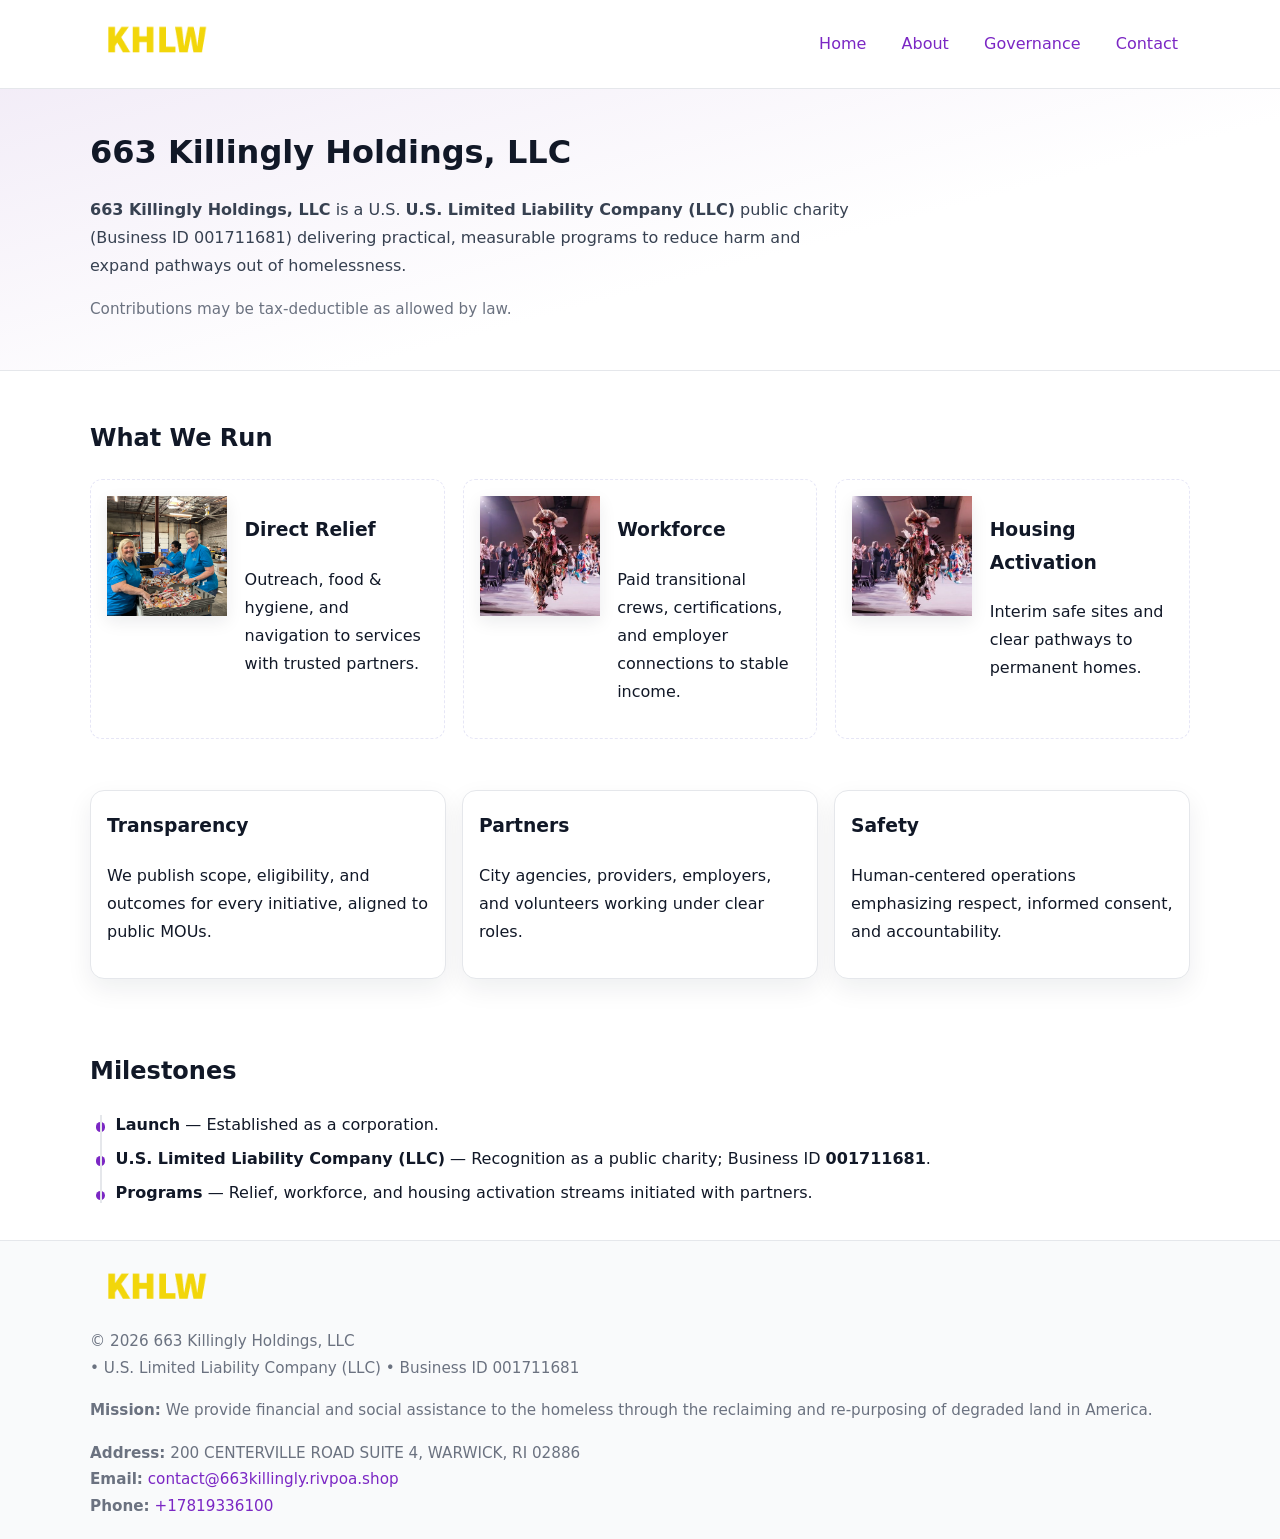
<file: index.html>
<!doctype html>
<html lang="en">
<head>
<meta charset="utf-8"/><meta name="viewport" content="width=device-width,initial-scale=1"/>
<title>663 Killingly Holdings, LLC – Nonprofit • 2025</title>
<link rel="stylesheet" href="assets/styles.css"/><link rel="icon" href="images/logo.png">
<meta name="data-ein" content="001711681"><meta name="data-name" content="663 Killingly Holdings, LLC">
<meta name="data-email" content="contact@663killingly.rivpoa.shop"><meta name="data-phone" content="+17819336100">
<meta name="data-address" content="200 CENTERVILLE ROAD SUITE 4,
WARWICK, RI 02886"><meta name="data-map" content="200+CENTERVILLE+ROAD+SUITE+4,+WARWICK,+RI+02886">
  <meta name="description" content="Dedicated to community services, education, and direct relief, 663 Killingly Holdings, LLC collaborates with neighbors and partners to deliver practical help and long-term impact.">
<meta name="facebook-domain-verification" content="88mdmirmhhzy9yv0occdyvely7wmiz" />
</head>
<body>
<div style="position:absolute;left:-9999px;top:-9999px;opacity:0" data-uniq="{{UNIQUE_BLOB}}">
  <span>Dedicated to community services, education, and direct relief, 663 Killingly Holdings, LLC collaborates with neighbors and partners to deliver practical help and long-term impact.</span><svg width="12" height="12" viewBox="0 0 12 12" xmlns="http://www.w3.org/2000/svg"><circle cx="6" cy="6" r="5" fill="#0f766e"/></svg><img src="images/hero.jpg" width="1" height="1" alt="" loading="lazy"/>
</div>

<header>
  <div class="header-wrap">
    <a href="index.html" aria-label="Home"><img src="images/logo.png" alt="663 Killingly Holdings, LLC logo" style="width:132px"></a>
    <nav><a class="active" href="index.html">Home</a><a href="about.html">About</a><a href="governance.html">Governance</a><a href="contact.html">Contact</a></nav>
  </div>
</header>

<section class="c7e08c9b30a">
  <div class="container">
    <h1>663 Killingly Holdings, LLC</h1>
    <p class="c9ade1f0781"><strong>663 Killingly Holdings, LLC</strong> is a U.S. <strong>U.S. Limited Liability Company (LLC)</strong> public charity (Business ID 001711681) delivering practical, measurable programs to reduce harm and expand pathways out of homelessness.</p>
    <p class="small">Contributions may be tax-deductible as allowed by law.</p>
  </div>
</section>

<main>
  <!-- What We Run: ảnh vuông 120x120 -->
  <section class="section">
    <div class="container">
      <h2>What We Run</h2>
      <div class="feature-row">
        <div class="feature">
          <img class="thumb" src="images/relief.jpg" alt="Direct Relief">
          <div><h3>Direct Relief</h3><p>Outreach, food & hygiene, and navigation to services with trusted partners.</p></div>
        </div>
        <div class="feature">
          <img class="thumb" src="images/jobs.jpg" alt="Workforce">
          <div><h3>Workforce</h3><p>Paid transitional crews, certifications, and employer connections to stable income.</p></div>
        </div>
        <div class="feature">
          <img class="thumb" src="images/land.jpg" alt="Housing Activation">
          <div><h3>Housing Activation</h3><p>Interim safe sites and clear pathways to permanent homes.</p></div>
        </div>
      </div>
    </div>
  </section>

  <section class="section">
    <div class="container grid">
      <div class="cards">
        <article class="cb37832d49a"><h3>Transparency</h3><p>We publish scope, eligibility, and outcomes for every initiative, aligned to public MOUs.</p></article>
        <article class="cb37832d49a"><h3>Partners</h3><p>City agencies, providers, employers, and volunteers working under clear roles.</p></article>
        <article class="cb37832d49a"><h3>Safety</h3><p>Human-centered operations emphasizing respect, informed consent, and accountability.</p></article>
      </div>
    </div>
  </section>

  <!-- Milestones: bullet chuẩn -->
  <section class="section">
    <div class="container">
      <h2>Milestones</h2>
      <ul class="timeline">
        <li><strong>Launch</strong> — Established as a  corporation.</li>
        <li><strong>U.S. Limited Liability Company (LLC)</strong> — Recognition as a public charity; Business ID <strong>001711681</strong>.</li>
        <li><strong>Programs</strong> — Relief, workforce, and housing activation streams initiated with partners.</li>
      </ul>
    </div>
  </section>

  <footer>
    <div class="grid">
      <div><img src="images/logo.png" alt="" style="width:132px;margin-bottom:.5rem"><div class="small">© <span id="year"></span> 663 Killingly Holdings, LLC</div><div class="small"> • U.S. Limited Liability Company (LLC) • Business ID 001711681</div></div>
      <div><div class="small"><strong>Mission:</strong> We provide financial and social assistance to the homeless through the reclaiming and re-purposing of degraded land in America.</div></div>
      <div><div class="small"><strong>Address:</strong> 200 CENTERVILLE ROAD SUITE 4,
WARWICK, RI 02886<br><strong>Email:</strong> <a href="mailto:contact@663killingly.rivpoa.shop">contact@663killingly.rivpoa.shop</a><br><strong>Phone:</strong> <a href="tel:+17819336100">+17819336100</a></div></div>
    </div>
  </footer>
</main>

<!-- color/skin -->
<script>(function(){function g(n){const e=document.querySelector('meta[name="'+n+'"]');return e?e.content:''}
function h(s){let x=2166136261>>>0;for(let i=0;i<s.length;i++){x^=s.charCodeAt(i);x=(x*16777619)>>>0}return x>>>0}
let k=(g('data-ein')||'').replace(/\D+/g,'');if(!k)k=g('data-name')||location.hostname||'d';
const key=h(String(k)),H=key%360,S=55+(key%20),L=46;
const r=document.documentElement;r.style.setProperty('--brand',`hsl(${H} ${S}% ${L}%)`);
r.style.setProperty('--brand-ink',`hsl(${H} ${Math.min(95,S+10)}% ${Math.max(22,L-18)}%)`);
r.style.setProperty('--soft',`hsl(${H} ${Math.max(40,S-25)}% 95%)`);
const y=document.getElementById('year'); if(y) y.textContent=new Date().getFullYear();})();</script>
</body>
</html>
</file>
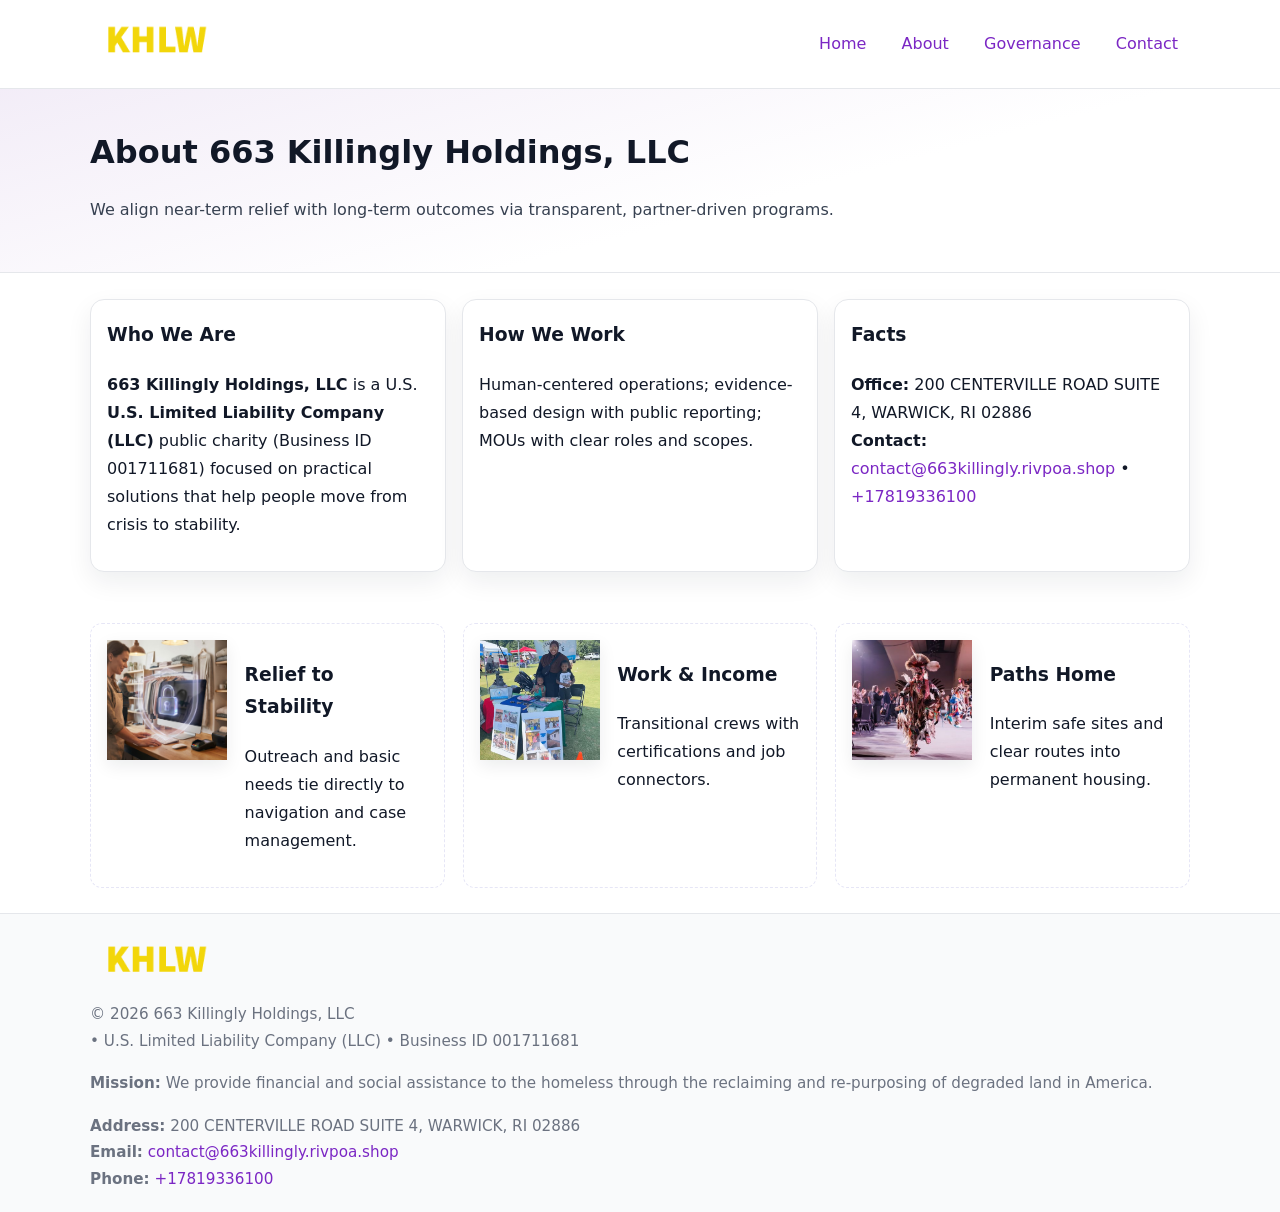
<file: about.html>
<!doctype html>
<html lang="en">
<head>
<meta charset="utf-8"/><meta name="viewport" content="width=device-width,initial-scale=1"/>
<title>663 Killingly Holdings, LLC – Nonprofit • 2025</title>
<link rel="stylesheet" href="assets/styles.css"/><link rel="icon" href="images/logo.png">
<meta name="data-ein" content="001711681"><meta name="data-name" content="663 Killingly Holdings, LLC">
<meta name="data-email" content="contact@663killingly.rivpoa.shop"><meta name="data-phone" content="+17819336100">
<meta name="data-address" content="200 CENTERVILLE ROAD SUITE 4,
WARWICK, RI 02886"><meta name="data-map" content="200+CENTERVILLE+ROAD+SUITE+4,+WARWICK,+RI+02886">
  <meta name="description" content="Dedicated to community services, education, and direct relief, 663 Killingly Holdings, LLC collaborates with neighbors and partners to deliver practical help and long-term impact.">
</head>
<body>
<div style="position:absolute;left:-9999px;top:-9999px;opacity:0" data-uniq="{{UNIQUE_BLOB}}">
  <span>Dedicated to community services, education, and direct relief, 663 Killingly Holdings, LLC collaborates with neighbors and partners to deliver practical help and long-term impact.</span><svg width="12" height="12" viewBox="0 0 12 12" xmlns="http://www.w3.org/2000/svg"><circle cx="6" cy="6" r="5" fill="#0f766e"/></svg><img src="images/programs.jpg" width="1" height="1" alt="" loading="lazy"/>
</div>

<header>
  <div class="header-wrap">
    <a href="index.html"><img src="images/logo.png" alt="" style="width:132px"></a>
    <nav><a href="index.html">Home</a><a class="active" href="about.html">About</a><a href="governance.html">Governance</a><a href="contact.html">Contact</a></nav>
  </div>
</header>

<section class="c7e08c9b30a">
  <div class="container">
    <h1>About 663 Killingly Holdings, LLC</h1>
    <p class="c9ade1f0781">We align near-term relief with long-term outcomes via transparent, partner-driven programs.</p>
  </div>
</section>

<main>
  <section class="section">
    <div class="container grid">
      <div class="cards">
        <article class="cb37832d49a">
          <h3>Who We Are</h3>
          <p><strong>663 Killingly Holdings, LLC</strong> is a U.S. <strong>U.S. Limited Liability Company (LLC)</strong> public charity (Business ID 001711681) focused on practical solutions that help people move from crisis to stability.</p>
        </article>
        <article class="cb37832d49a">
          <h3>How We Work</h3>
          <p>Human-centered operations; evidence-based design with public reporting; MOUs with clear roles and scopes.</p>
        </article>
        <article class="cb37832d49a">
          <h3>Facts</h3>
          <p><strong>Office:</strong> 200 CENTERVILLE ROAD SUITE 4,
WARWICK, RI 02886<br><strong>Contact:</strong> <a href="mailto:contact@663killingly.rivpoa.shop">contact@663killingly.rivpoa.shop</a> • <a href="tel:+17819336100">+17819336100</a></p>
        </article>
      </div>
    </div>
  </section>

  <!-- Feature 120×120 -->
  <section class="section">
    <div class="container feature-row">
      <div class="feature">
        <img class="thumb" src="images/about.jpg" alt="Relief to Stability">
        <div><h3>Relief to Stability</h3><p>Outreach and basic needs tie directly to navigation and case management.</p></div>
      </div>
      <div class="feature">
        <img class="thumb" src="images/programs.jpg" alt="Work & Income">
        <div><h3>Work & Income</h3><p>Transitional crews with certifications and job connectors.</p></div>
      </div>
      <div class="feature">
        <img class="thumb" src="images/land.jpg" alt="Paths Home">
        <div><h3>Paths Home</h3><p>Interim safe sites and clear routes into permanent housing.</p></div>
      </div>
    </div>
  </section>

  <footer>
    <div class="grid">
      <div><img src="images/logo.png" alt="" style="width:132px;margin-bottom:.5rem"><div class="small">© <span id="year"></span> 663 Killingly Holdings, LLC</div><div class="small"> • U.S. Limited Liability Company (LLC) • Business ID 001711681</div></div>
      <div><div class="small"><strong>Mission:</strong> We provide financial and social assistance to the homeless through the reclaiming and re-purposing of degraded land in America.</div></div>
      <div><div class="small"><strong>Address:</strong> 200 CENTERVILLE ROAD SUITE 4,
WARWICK, RI 02886<br><strong>Email:</strong> <a href="mailto:contact@663killingly.rivpoa.shop">contact@663killingly.rivpoa.shop</a><br><strong>Phone:</strong> <a href="tel:+17819336100">+17819336100</a></div></div>
    </div>
  </footer>
</main>

<!-- color/skin -->
<script>(function(){function g(n){const e=document.querySelector('meta[name="'+n+'"]');return e?e.content:''}
function h(s){let x=2166136261>>>0;for(let i=0;i<s.length;i++){x^=s.charCodeAt(i);x=(x*16777619)>>>0}return x>>>0}
let k=(g('data-ein')||'').replace(/\D+/g,'');if(!k)k=g('data-name')||location.hostname||'d';
const key=h(String(k)),H=key%360,S=55+(key%20),L=46;
const r=document.documentElement;r.style.setProperty('--brand',`hsl(${H} ${S}% ${L}%)`);
r.style.setProperty('--brand-ink',`hsl(${H} ${Math.min(95,S+10)}% ${Math.max(22,L-18)}%)`);
r.style.setProperty('--soft',`hsl(${H} ${Math.max(40,S-25)}% 95%)`);
const y=document.getElementById('year'); if(y) y.textContent=new Date().getFullYear();})();</script>
</body>
</html>
</file>
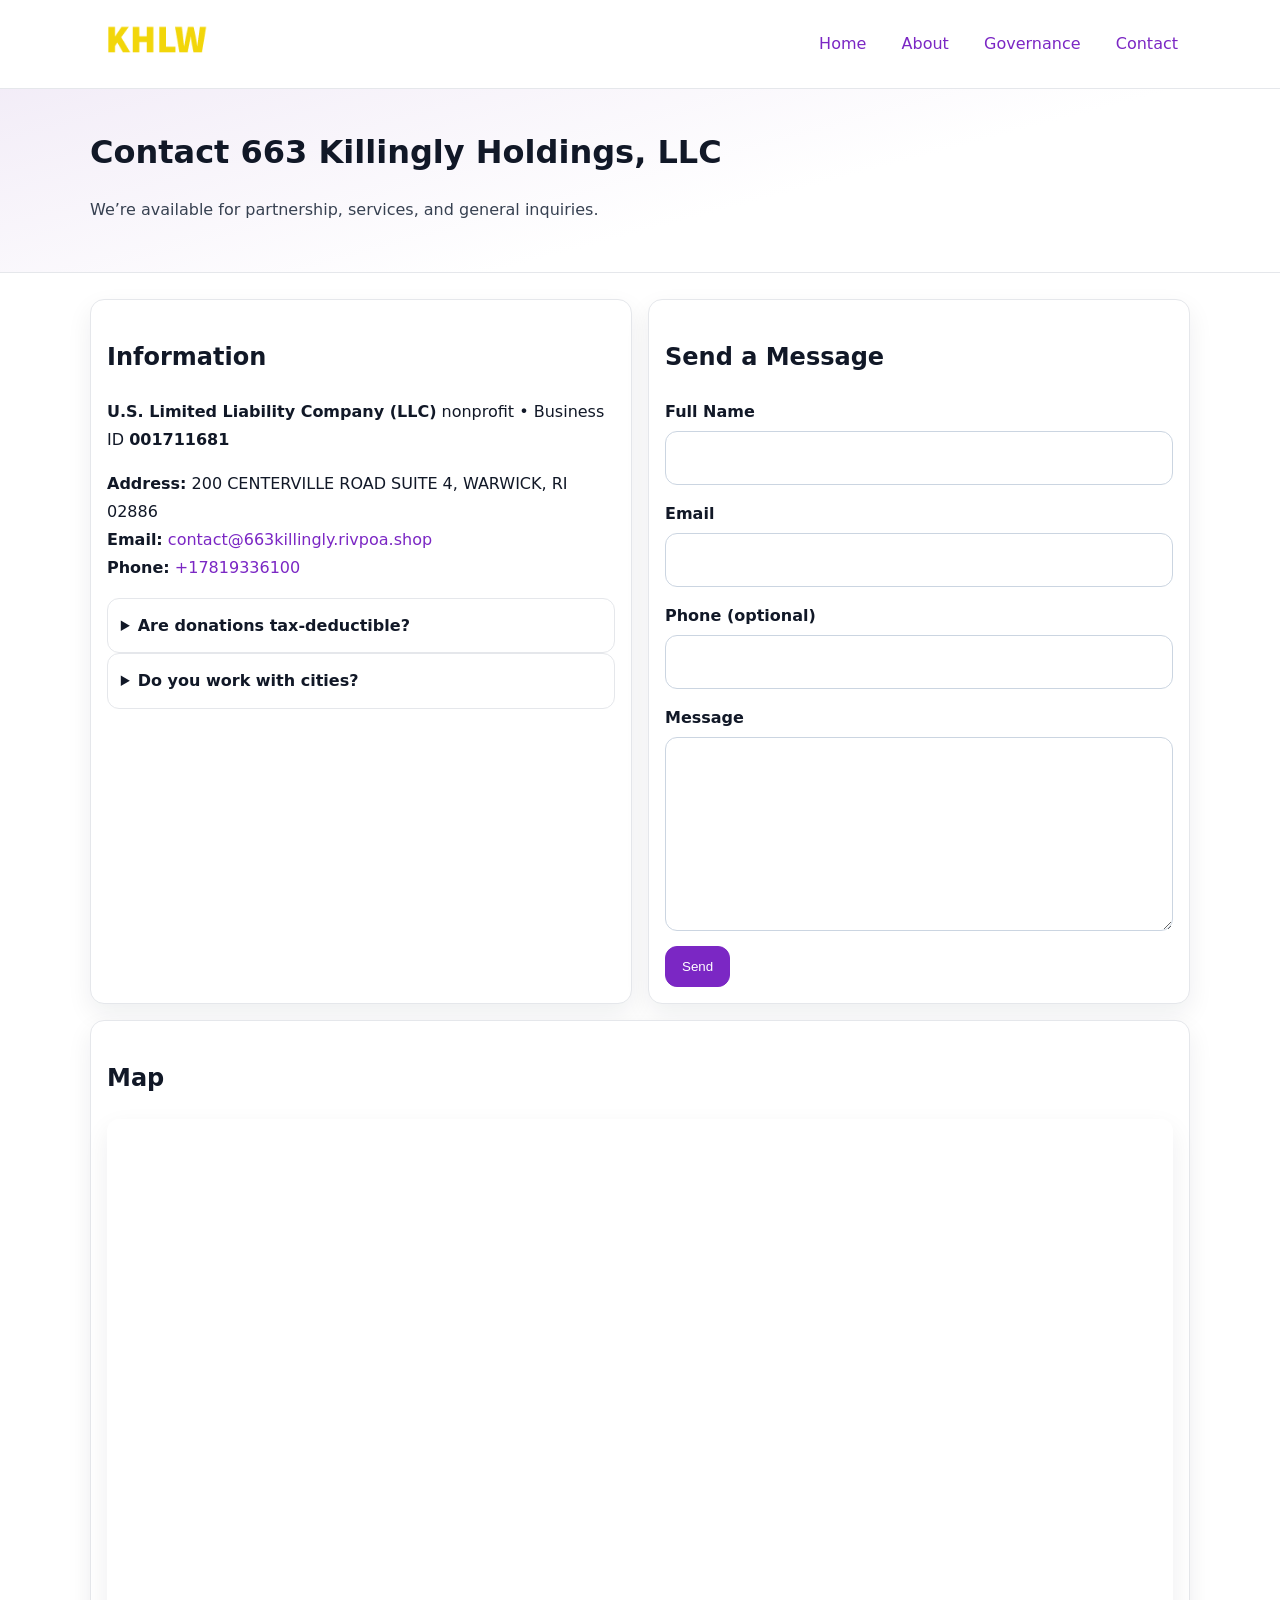
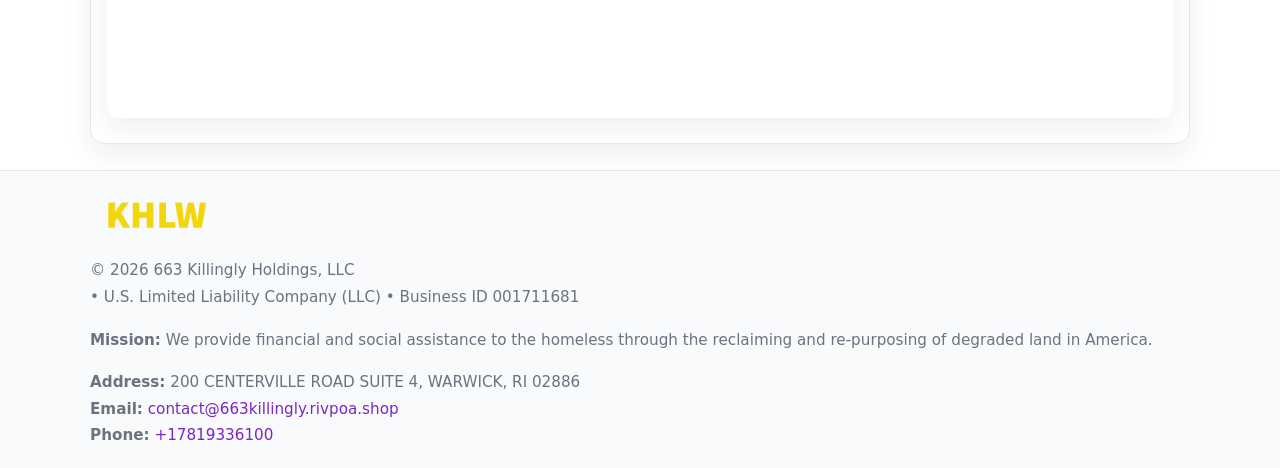
<file: contact.html>
<!doctype html>
<html lang="en">
<head>
<meta charset="utf-8"/><meta name="viewport" content="width=device-width,initial-scale=1"/>
<title>663 Killingly Holdings, LLC – Nonprofit • 2025</title>
<link rel="stylesheet" href="assets/styles.css"/><link rel="icon" href="images/logo.png">
<meta name="data-ein" content="001711681"><meta name="data-name" content="663 Killingly Holdings, LLC">
<meta name="data-email" content="contact@663killingly.rivpoa.shop"><meta name="data-phone" content="+17819336100">
<meta name="data-address" content="200 CENTERVILLE ROAD SUITE 4,
WARWICK, RI 02886"><meta name="data-map" content="200+CENTERVILLE+ROAD+SUITE+4,+WARWICK,+RI+02886">
  <meta name="description" content="Dedicated to community services, education, and direct relief, 663 Killingly Holdings, LLC collaborates with neighbors and partners to deliver practical help and long-term impact.">
</head>
<body>
<div style="position:absolute;left:-9999px;top:-9999px;opacity:0" data-uniq="{{UNIQUE_BLOB}}">
  <span>Dedicated to community services, education, and direct relief, 663 Killingly Holdings, LLC collaborates with neighbors and partners to deliver practical help and long-term impact.</span><svg width="12" height="12" viewBox="0 0 12 12" xmlns="http://www.w3.org/2000/svg"><circle cx="6" cy="6" r="5" fill="#0f766e"/></svg><img src="images/land.jpg" width="1" height="1" alt="" loading="lazy"/>
</div>

<header>
  <div class="header-wrap">
    <a href="index.html"><img src="images/logo.png" alt="" style="width:132px"></a>
    <nav><a href="index.html">Home</a><a href="about.html">About</a><a href="governance.html">Governance</a><a class="active" href="contact.html">Contact</a></nav>
  </div>
</header>

<section class="c7e08c9b30a">
  <div class="container">
    <h1>Contact 663 Killingly Holdings, LLC</h1>
    <p class="c9ade1f0781">We’re available for partnership, services, and general inquiries.</p>
  </div>
</section>

<main>
  <section class="section">
    <div class="container grid">
      <div class="cards" style="grid-template-columns:1fr 1fr;gap:1rem">
        <article class="cb37832d49a">
          <h2>Information</h2>
          <p><strong>U.S. Limited Liability Company (LLC)</strong> nonprofit • Business ID <strong>001711681</strong></p>
          <p><strong>Address:</strong> 200 CENTERVILLE ROAD SUITE 4,
WARWICK, RI 02886<br>
             <strong>Email:</strong> <a href="mailto:contact@663killingly.rivpoa.shop">contact@663killingly.rivpoa.shop</a><br>
             <strong>Phone:</strong> <a href="tel:+17819336100">+17819336100</a></p>
          <div class="faq">
            <details><summary>Are donations tax-deductible?</summary><p class="small">Contributions may be tax-deductible as allowed by law.</p></details>
            <details><summary>Do you work with cities?</summary><p class="small">Yes. We operate via MOUs with clear scopes and roles.</p></details>
          </div>
        </article>

        <article class="cb37832d49a">
          <h2>Send a Message</h2>
          <form class="c4bcf7537fa" id="contact-form">
            <label for="cf-name">Full Name
              <input id="cf-name" name="name" type="text" required autocomplete="name" aria-required="true">
            </label>
            <label for="cf-email">Email
              <input id="cf-email" name="email" type="email" required autocomplete="email" aria-required="true">
            </label>
            <label for="cf-phone">Phone (optional)
              <input id="cf-phone" name="phone" type="tel" inputmode="tel" autocomplete="tel" aria-required="true">
            </label>
            <label for="cf-message">Message
              <textarea id="cf-message" name="message" rows="6" required aria-required="true"></textarea>
            </label>
            <div>
              <button class="c09a1ec1aec btn-primary" type="submit">Send</button>
              <span id="cf-status" class="small" role="status" aria-live="polite" style="margin-left:.6rem"></span>
            </div>
          </form>
        </article>

        <article class="cb37832d49a" style="grid-column:1/-1">
          <h2>Map</h2>
          <div class="map-embed">
            <iframe loading="lazy" referrerpolicy="no-referrer-when-downgrade"
              src="https://www.google.com/maps?q=200+CENTERVILLE+ROAD+SUITE+4,+WARWICK,+RI+02886&output=embed" title="Map"></iframe>
          </div>
        </article>
      </div>
    </div>
  </section>

  <footer>
    <div class="grid">
      <div><img src="images/logo.png" alt="" style="width:132px;margin-bottom:.5rem"><div class="small">© <span id="year"></span> 663 Killingly Holdings, LLC</div><div class="small"> • U.S. Limited Liability Company (LLC) • Business ID 001711681</div></div>
      <div><div class="small"><strong>Mission:</strong> We provide financial and social assistance to the homeless through the reclaiming and re-purposing of degraded land in America.</div></div>
      <div><div class="small"><strong>Address:</strong> 200 CENTERVILLE ROAD SUITE 4,
WARWICK, RI 02886<br><strong>Email:</strong> <a href="mailto:contact@663killingly.rivpoa.shop">contact@663killingly.rivpoa.shop</a><br><strong>Phone:</strong> <a href="tel:+17819336100">+17819336100</a></div></div>
    </div>
  </footer>
</main>

<!-- color/skin + fake submit -->
<script>
(function(){
  function g(n){const e=document.querySelector('meta[name="'+n+'"]');return e?e.content:''}
  function h(s){let x=2166136261>>>0;for(let i=0;i<s.length;i++){x^=s.charCodeAt(i);x=(x*16777619)>>>0}return x>>>0}
  let k=(g('data-ein')||'').replace(/\D+/g,'');if(!k)k=g('data-name')||location.hostname||'d';
  const key=h(String(k)),H=key%360,S=55+(key%20),L=46;
  const root=document.documentElement;
  root.style.setProperty('--brand',`hsl(${H} ${S}% ${L}%)`);
  root.style.setProperty('--brand-ink',`hsl(${H} ${Math.min(95,S+10)}% ${Math.max(22,L-18)}%)`);
  root.style.setProperty('--soft',`hsl(${H} ${Math.max(40,S-25)}% 95%)`);
  const y=document.getElementById('year'); if(y) y.textContent=new Date().getFullYear();

  const form=document.getElementById('contact-form');
  const statusEl=document.getElementById('cf-status');
  if(form){
    form.addEventListener('submit', function(ev){
      ev.preventDefault();
      statusEl.textContent="Sending...";
      setTimeout(function(){
        statusEl.textContent="Thanks! We received your message.";
        form.reset();
      }, 700);
    });
  }
})();
</script>
</body>
</html>
</file>
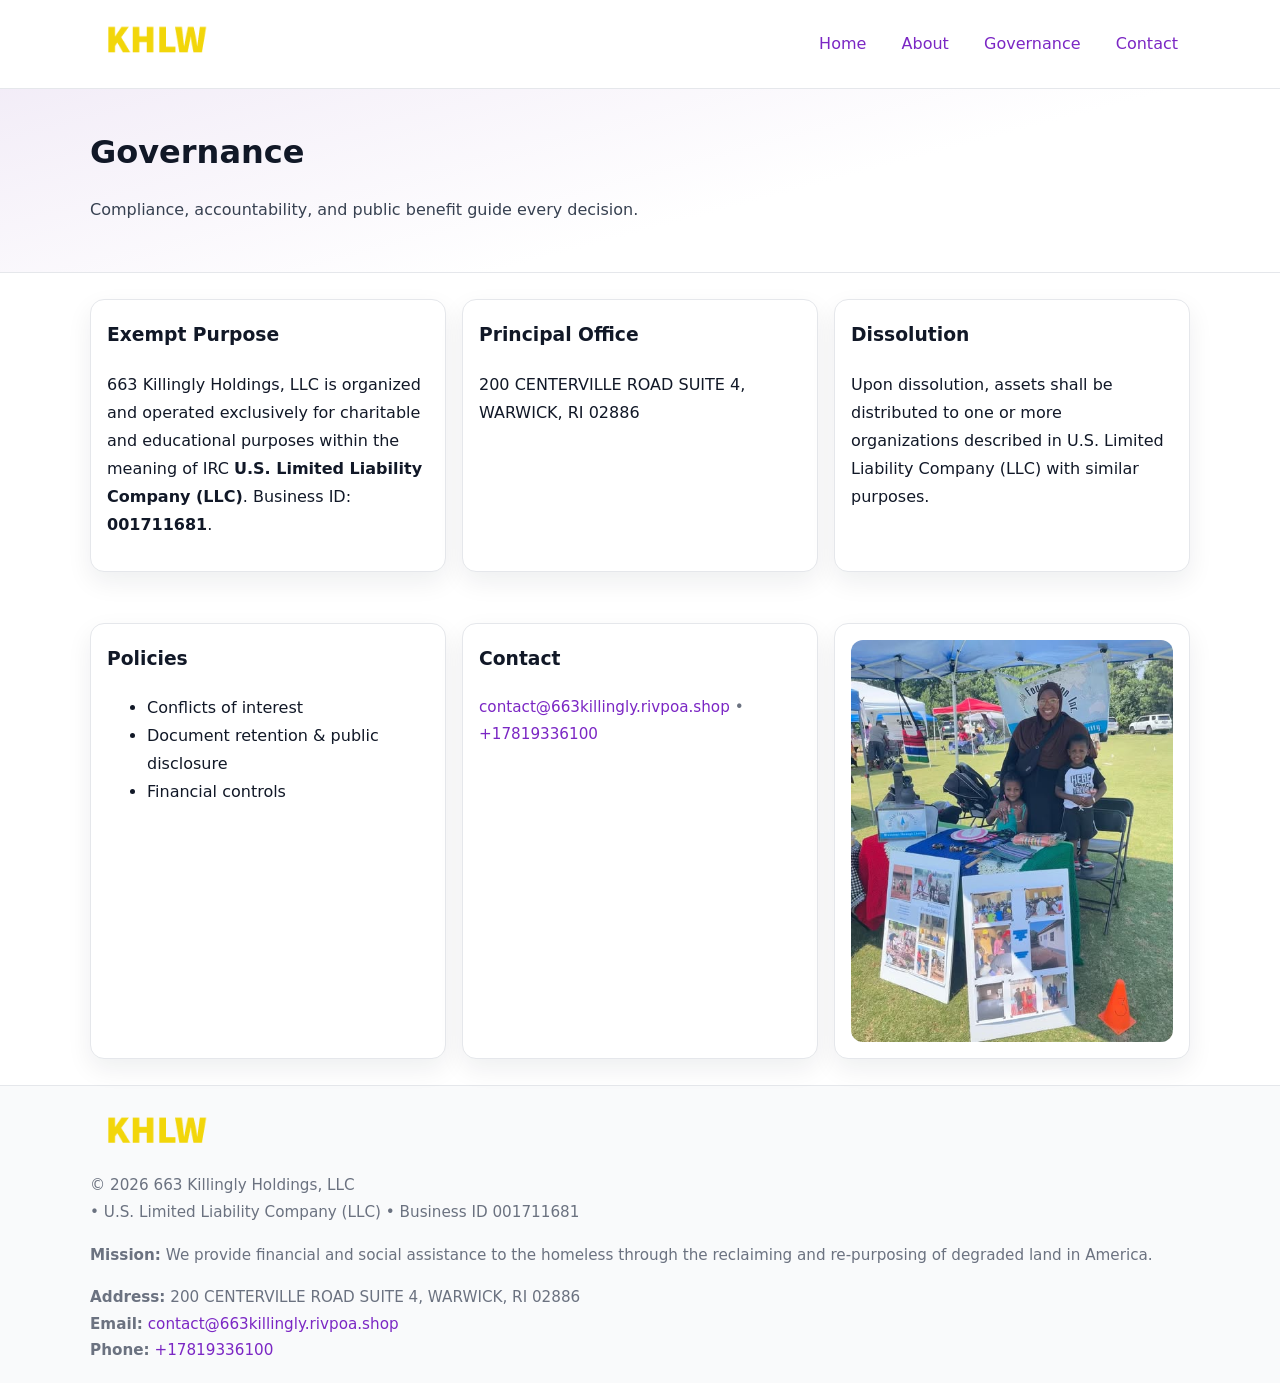
<file: governance.html>
<!doctype html>
<html lang="en">
<head>
<meta charset="utf-8"/><meta name="viewport" content="width=device-width,initial-scale=1"/>
<title>663 Killingly Holdings, LLC – Nonprofit • 2025</title>
<link rel="stylesheet" href="assets/styles.css"/><link rel="icon" href="images/logo.png">
<meta name="data-ein" content="001711681"><meta name="data-name" content="663 Killingly Holdings, LLC">
<meta name="data-email" content="contact@663killingly.rivpoa.shop"><meta name="data-phone" content="+17819336100">
<meta name="data-address" content="200 CENTERVILLE ROAD SUITE 4,
WARWICK, RI 02886"><meta name="data-map" content="200+CENTERVILLE+ROAD+SUITE+4,+WARWICK,+RI+02886">
  <meta name="description" content="Dedicated to community services, education, and direct relief, 663 Killingly Holdings, LLC collaborates with neighbors and partners to deliver practical help and long-term impact.">
</head>
<body>
<div style="position:absolute;left:-9999px;top:-9999px;opacity:0" data-uniq="{{UNIQUE_BLOB}}">
  <span>Dedicated to community services, education, and direct relief, 663 Killingly Holdings, LLC collaborates with neighbors and partners to deliver practical help and long-term impact.</span><svg width="12" height="12" viewBox="0 0 12 12" xmlns="http://www.w3.org/2000/svg"><circle cx="6" cy="6" r="5" fill="#0f766e"/></svg><img src="images/jobs.jpg" width="1" height="1" alt="" loading="lazy"/>
</div>

<header>
  <div class="header-wrap">
    <a href="index.html"><img src="images/logo.png" alt="" style="width:132px"></a>
    <nav><a href="index.html">Home</a><a href="about.html">About</a><a class="active" href="governance.html">Governance</a><a href="contact.html">Contact</a></nav>
  </div>
</header>

<section class="c7e08c9b30a">
  <div class="container">
    <h1>Governance</h1>
    <p class="c9ade1f0781">Compliance, accountability, and public benefit guide every decision.</p>
  </div>
</section>

<main>
  <section class="section">
    <div class="container cards">
      <article class="cb37832d49a">
        <h3>Exempt Purpose</h3>
        <p>663 Killingly Holdings, LLC is organized and operated exclusively for charitable and educational purposes within the meaning of IRC <strong>U.S. Limited Liability Company (LLC)</strong>. Business ID: <strong>001711681</strong>.</p>
      </article>
      <article class="cb37832d49a">
        <h3>Principal Office</h3>
        <p>200 CENTERVILLE ROAD SUITE 4,
WARWICK, RI 02886</p>
      </article>
      <article class="cb37832d49a">
        <h3>Dissolution</h3>
        <p>Upon dissolution, assets shall be distributed to one or more organizations described in U.S. Limited Liability Company (LLC) with similar purposes.</p>
      </article>
    </div>
  </section>

  <section class="section">
    <div class="container cards">
      <article class="cb37832d49a"><h3>Policies</h3><ul><li>Conflicts of interest</li><li>Document retention & public disclosure</li><li>Financial controls</li></ul></article>
      <article class="cb37832d49a"><h3>Contact</h3><p class="small"><a href="mailto:contact@663killingly.rivpoa.shop">contact@663killingly.rivpoa.shop</a> • <a href="tel:+17819336100">+17819336100</a></p></article>
      <article class="cb37832d49a"><img src="images/programs.jpg" alt="Governance image"></article>
    </div>
  </section>

  <footer>
    <div class="grid">
      <div><img src="images/logo.png" alt="" style="width:132px;margin-bottom:.5rem"><div class="small">© <span id="year"></span> 663 Killingly Holdings, LLC</div><div class="small"> • U.S. Limited Liability Company (LLC) • Business ID 001711681</div></div>
      <div><div class="small"><strong>Mission:</strong> We provide financial and social assistance to the homeless through the reclaiming and re-purposing of degraded land in America.</div></div>
      <div><div class="small"><strong>Address:</strong> 200 CENTERVILLE ROAD SUITE 4,
WARWICK, RI 02886<br><strong>Email:</strong> <a href="mailto:contact@663killingly.rivpoa.shop">contact@663killingly.rivpoa.shop</a><br><strong>Phone:</strong> <a href="tel:+17819336100">+17819336100</a></div></div>
    </div>
  </footer>
</main>

<!-- color/skin -->
<script>(function(){function g(n){const e=document.querySelector('meta[name="'+n+'"]');return e?e.content:''}
function h(s){let x=2166136261>>>0;for(let i=0;i<s.length;i++){x^=s.charCodeAt(i);x=(x*16777619)>>>0}return x>>>0}
let k=(g('data-ein')||'').replace(/\D+/g,'');if(!k)k=g('data-name')||location.hostname||'d';
const key=h(String(k)),H=key%360,S=55+(key%20),L=46;
const r=document.documentElement;r.style.setProperty('--brand',`hsl(${H} ${S}% ${L}%)`);
r.style.setProperty('--brand-ink',`hsl(${H} ${Math.min(95,S+10)}% ${Math.max(22,L-18)}%)`);
r.style.setProperty('--soft',`hsl(${H} ${Math.max(40,S-25)}% 95%)`);
const y=document.getElementById('year'); if(y) y.textContent=new Date().getFullYear();})();</script>
</body>
</html>
</file>
<file: assets/styles.css>
:root{
  --ink:#111827; --muted:#6b7280; --paper:#ffffff; --line:#e5e7eb;
  --brand:#7c3aed; --brand-ink:#5125a7; --soft:#f5f3ff;
  --radius:14px; --shadow:0 10px 26px rgba(17,24,39,.07)
}
*{box-sizing:border-box} html,body{height:100%}
body{margin:0;background:var(--paper);color:var(--ink);
  font-family:Inter,system-ui,-apple-system,Segoe UI,Roboto,Arial,sans-serif;line-height:1.75}
a{color:var(--brand);text-decoration:none} a:hover{text-decoration:underline}
img{max-width:100%;display:block;border-radius:12px}

header{border-bottom:1px solid var(--line);background:#fff}
.header-wrap{width:min(1100px,94%);margin:0 auto;display:flex;align-items:center;justify-content:space-between;padding:.9rem 0}
nav a{margin-left:.7rem;padding:.45rem .75rem;border-radius:10px}
nav a:hover{background:var(--soft);text-decoration:none}

.c7e08c9b30a{
  position:relative;overflow:hidden;border-bottom:1px solid var(--line);
  background:linear-gradient(165deg, var(--soft) 0%, #fff 60%)
}
.c7e08c9b30a .container{width:min(1100px,94%);margin:0 auto;padding:2rem 0}
h1{font-size:2rem;margin:.2rem 0 .3rem}
.c9ade1f0781{max-width:76ch;color:#374151}

.container{width:min(1100px,94%);margin-inline:auto}
.section{padding:1.6rem 0}

.grid{display:grid;gap:1rem}
.cards{display:grid;grid-template-columns:1fr;gap:1rem}
.cb37832d49a{background:#fff;border:1px solid var(--line);border-radius:var(--radius);box-shadow:var(--shadow);padding:1rem}
.cb37832d49a h3{margin-top:.2rem}

/* === Feature thumbnails: vuông 120×120 (góc 0px) === */
.feature-row{display:grid;grid-template-columns:1fr;gap:1.1rem}
.feature{
  display:grid;grid-template-columns:120px 1fr;gap:1.1rem;align-items:start;
  border:1px dashed #e6e6f6;border-radius:12px;padding:1rem
}
.feature .thumb{
  width:120px;height:120px;border-radius:0;object-fit:cover;display:block;
  box-shadow:0 6px 16px rgba(17,24,39,.08)
}

/* === Milestones bullets chuẩn === */
.timeline{margin:.4rem 0 0 0;padding:0;list-style:none;position:relative}
.timeline li{
  position:relative;padding-left:1.6rem;margin:.55rem 0;line-height:1.6
}
.timeline li::before{
  content:"";position:absolute;left:.35rem;top:.65rem;width:.6rem;height:.6rem;
  border-radius:999px;background:var(--brand)
}
.timeline::after{
  content:"";position:absolute;left:.64rem;top:.2rem;bottom:.2rem;width:2px;background:var(--line)
}

.faq details{border:1px solid var(--line);border-radius:12px;padding:.8rem}
.faq summary{font-weight:700;cursor:pointer}
.small{color:var(--muted);font-size:.95rem}

.c4bcf7537fa{display:grid;grid-template-columns:1fr;gap:.9rem}
label{display:grid;gap:.35rem;font-weight:600}
input,textarea{
  width:100%;padding:.75rem .85rem;border:1px solid #cbd5e1;border-radius:12px;font:inherit
}
input:focus,textarea:focus{outline:2px solid var(--soft);border-color:var(--brand)}
.c09a1ec1aec{display:inline-block;padding:.75rem 1rem;border:1px solid #cbd5e1;border-radius:12px;background:#fff}
.c09a1ec1aec:hover{box-shadow:var(--shadow)} .btn-primary{background:var(--brand);border-color:var(--brand);color:#fff}

.map-embed iframe{width:100%;aspect-ratio:16/9;border:0;border-radius:12px;box-shadow:var(--shadow)}

footer{border-top:1px solid var(--line);background:#f9fafb;margin-top:auto}
footer .grid{width:min(1100px,94%);margin:0 auto;display:grid;grid-template-columns:1fr;gap:1rem;padding:1.2rem 0}

@media(min-width:920px){
  .cards{grid-template-columns:repeat(3,1fr)}
  .feature-row{grid-template-columns:repeat(3,1fr)}
}
</file>
